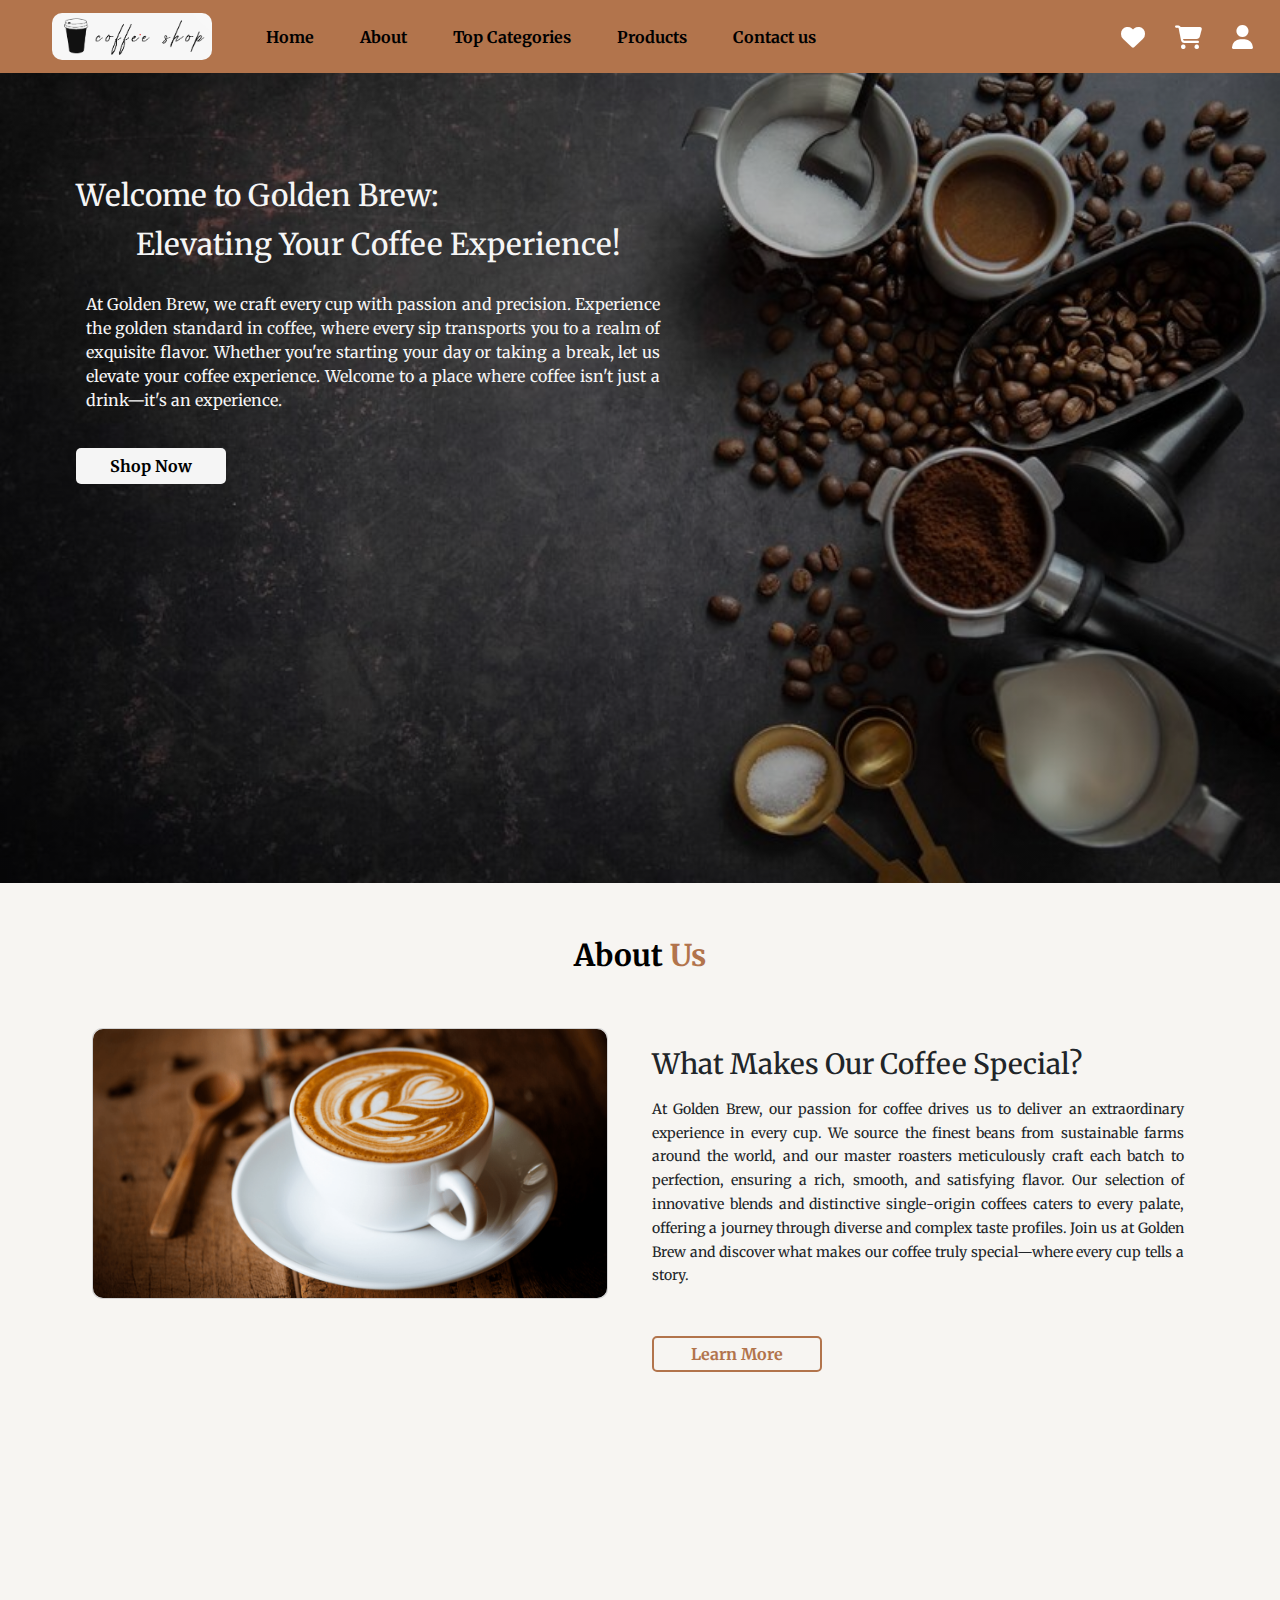
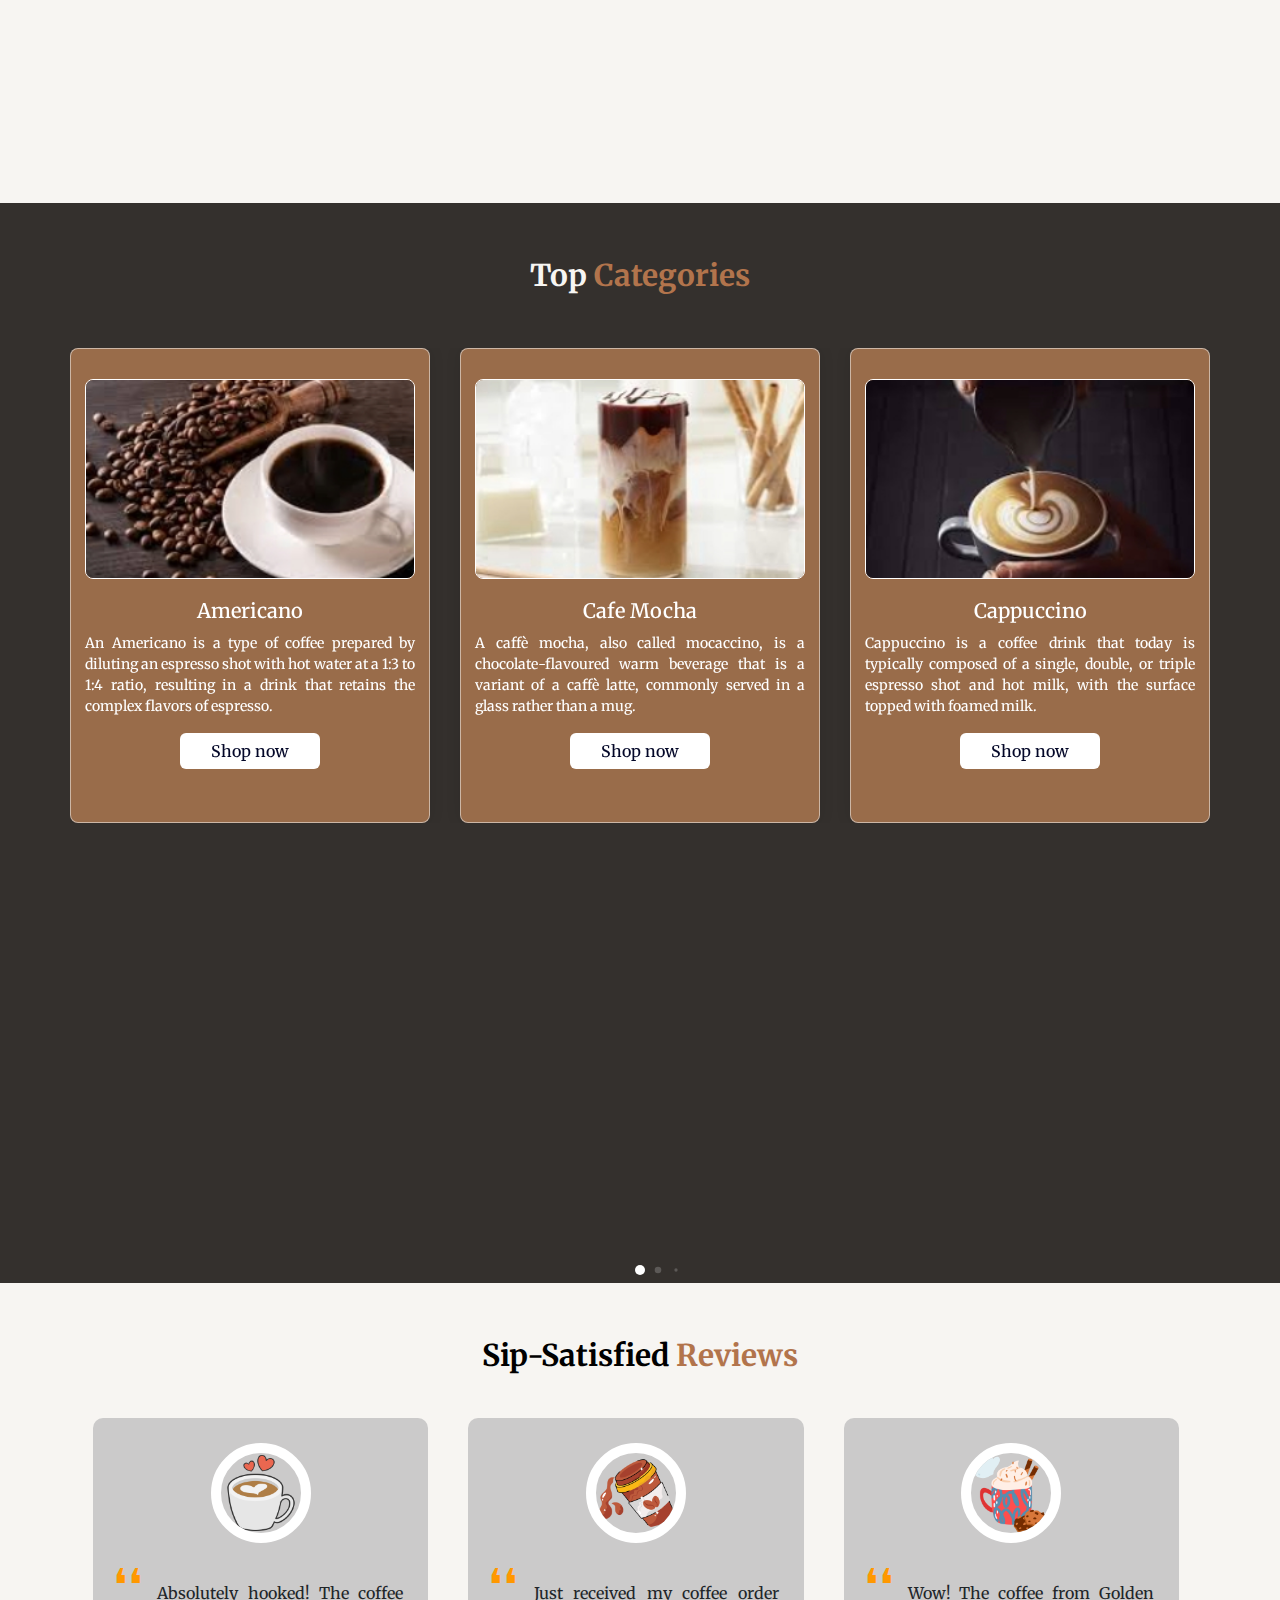
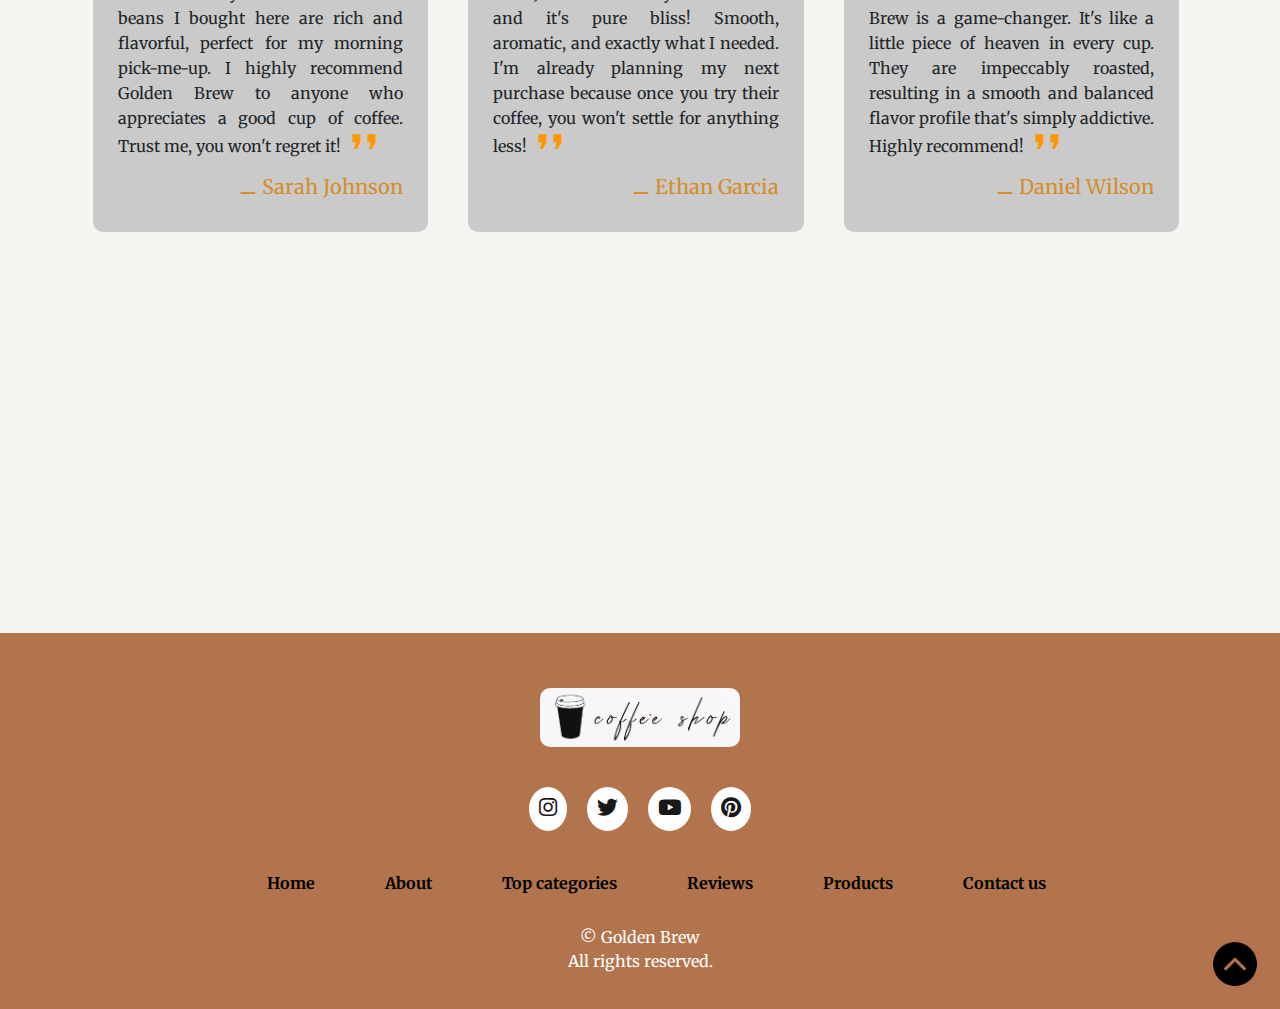
<file: index.html>
<!DOCTYPE html>
<html lang="en">

    <head>
        <meta charset="UTF-8">
        <meta name="viewport" content="width=device-width, initial-scale=1.0">
        <title>Golden Brew</title>

        <link rel="shortcut icon" href="img/coffee-cup.png" type="image/x-icon">

        <link rel="stylesheet" href="style.css">

        <!-- Bootstrap link -->

        <link rel="stylesheet" href="https://cdn.jsdelivr.net/npm/bootstrap@5.3.2/dist/css/bootstrap.min.css">
        <!-- Bootstrap link -->

        <!-- Swiper link-->
        <link rel="stylesheet" href="https://cdn.jsdelivr.net/npm/swiper@11/swiper-bundle.min.css">
        <!-- Swiper link-->

        <!-- Owl carousel link -->
        <link rel="stylesheet"
            href="https://cdnjs.cloudflare.com/ajax/libs/OwlCarousel2/2.3.4/assets/owl.carousel.min.css">
        <!-- Owl carousel link -->


        <!-- Icons link -->
        <link rel="stylesheet" href="https://cdnjs.cloudflare.com/ajax/libs/font-awesome/6.5.2/css/all.min.css">
        <!-- Icons link -->


        <!-- Fonts link-->
        <link rel="preconnect" href="https://fonts.googleapis.com">
        <link rel="preconnect" href="https://fonts.gstatic.com" crossorigin>
        <link
            href="https://fonts.googleapis.com/css2?family=Roboto:ital,wght@0,100;0,300;0,400;0,500;0,700;0,900;1,100;1,300;1,400;1,500;1,700;1,900&display=swap"
            rel="stylesheet">

        <link rel="preconnect" href="https://fonts.googleapis.com">
        <link rel="preconnect" href="https://fonts.gstatic.com" crossorigin>
        <link
            href="https://fonts.googleapis.com/css2?family=Merriweather:ital,wght@0,300;0,400;0,700;0,900;1,300;1,400;1,700;1,900&family=Roboto:ital,wght@0,100;0,300;0,400;0,500;0,700;0,900;1,100;1,300;1,400;1,500;1,700;1,900&display=swap"
            rel="stylesheet">
        <!-- Fonts link-->

    </head>

    <body>

        <div class="all-content">

            <!-- Navbar start -->
            <nav class="navbar navbar-expand-lg" id="navbar">
                <div class="container-fluid">
                    <a class="navbar-brand" href="#" id="logo"><img src="img/navbar-logo.png"
                            alt="Golden Brew Logo"></a>
                    <button class="navbar-toggler" type="button" data-bs-toggle="collapse"
                        data-bs-target="#navbarSupportedContent" aria-controls="navbarSupportedContent"
                        aria-expanded="false" aria-label="Toggle navigation">
                        <span><i class="fa-solid fa-bars" style="color: white; font-size: 23px;"></i></span>
                    </button>

                    <div class="collapse navbar-collapse" id="navbarSupportedContent">
                        <ul class="navbar-nav me-auto mb-2 mb-lg-0">
                            <li class="nav-item">
                                <a class="nav-link" href="#home">Home</a>
                            </li>
                            <li class="nav-item">
                                <a class="nav-link" href="#about">About</a>
                            </li>
                            <li class="nav-item">
                                <a class="nav-link" href="#top-cards">Top Categories</a>
                            </li>
                            <li class="nav-item">
                                <a class="nav-link" href="products.html">Products</a>
                            </li>
                            <li class="nav-item">
                                <a class="nav-link" href="contact.html">Contact us</a>
                            </li>


                        </ul>

                        <div class="navbar-icons d-flex">
                            <a href="#" class="nav-link icon-link"><i class="fa-solid fa-heart icon"></i></a>
                            <a href="#" class="nav-link icon-link"><i class="fa-solid fa-shopping-cart icon"></i></a>
                            <a href="#" class="nav-link icon-link"><i class="fa-solid fa-user icon"></i></a>
                        </div>

                    </div>
                </div>
            </nav>
            <!-- Navbar end -->

            <!-- Home section start -->
            <section id="home">
                <div class="content">
                    <h3>Welcome to Golden Brew:
                        <br>
                        <h2>Elevating Your Coffee Experience!</h2>
                    </h3>

                    <p>
                        At Golden Brew, we craft every cup with passion and precision. Experience the golden
                        standard in
                        coffee, where every sip transports you to a realm of exquisite flavor. Whether you're
                        starting
                        your day or taking a break, let us elevate your coffee experience. Welcome to a place where
                        coffee isn't just a drink—it's an experience.</p>

                    <a href="products.html">
                        <button id="shop-btn">Shop Now</button>
                    </a>

                </div>
            </section>
            <!-- Home section end -->

            <!-- About section start -->
            <div class="about" id="about">
                <div class="container">
                    <div class="heading">About <span>Us</span></div>
                    <div class="row">
                        <div class="col-md-6">
                            <div class="card">
                                <img src="./img/homeabt.jpg" alt="Coffee cup!" title="Enjoy your coffee!">
                            </div>
                        </div>
                        <div class="col-md-6">
                            <h3>What Makes Our Coffee Special?</h3>
                            <p>At <span>Golden Brew</span>, our passion for coffee drives us to deliver an
                                extraordinary experience in every cup. We source the finest beans from sustainable farms
                                around the world, and our master roasters meticulously craft each batch to perfection,
                                ensuring a rich, smooth, and satisfying flavor. Our selection of innovative blends and
                                distinctive single-origin coffees caters to every palate, offering a journey through
                                diverse and complex taste profiles. Join us at Golden Brew and discover what makes our
                                coffee truly special—where every cup tells a story.
                            </p>


                            <a href="about.html">
                                <button id="about-btn">Learn More</button>
                            </a>
                        </div>
                    </div>
                </div>
            </div>
            <!-- About section end -->

            <!-- Top categories start -->
            <section id="top-cards">

                <div class="container swiper">
                    <div class="heading2">Top <span>Categories</span></div>
                    <div class="slider-wrapper">
                        <div class="card-list swiper-wrapper">
                            <div class="card-item swiper-slide">
                                <img src="img/top-categories/top-americano.jpeg" alt="Americano" class="top-img">
                                <h3 class="top-name">Americano</h3>
                                <p class="top-decription">An Americano is a type of coffee prepared by
                                    diluting an espresso shot with hot water at a 1:3 to 1:4 ratio, resulting in a drink
                                    that retains the complex flavors of espresso.</p>
                                <button class="top-bt">Shop now</button>
                            </div>

                            <div class="card-item swiper-slide">
                                <img src="img/top-categories/top-cafe-mocha.jpeg" alt="Mocaccino" class="top-img">
                                <h3 class="top-name">Cafe Mocha</h3>
                                <p class="top-decription">A caffè mocha, also called mocaccino, is a chocolate-flavoured
                                    warm beverage that is a variant of a caffè latte, commonly
                                    served in a glass rather than a mug.</p>
                                <button class="top-bt">Shop now</button>
                            </div>

                            <div class="card-item swiper-slide">
                                <img src="img/top-categories/top-cappuccino.jpeg" alt="Cappuccino" class="top-img">
                                <h3 class="top-name">Cappuccino</h3>
                                <p class="top-decription">Cappuccino is a coffee drink that today is typically composed
                                    of a single, double, or triple espresso shot and hot milk, with the surface topped
                                    with foamed milk.</p>
                                <button class="top-bt">Shop now</button>
                            </div>

                            <div class="card-item swiper-slide">
                                <img src="img/top-categories/top-arabica.jpeg" alt="Arabica" class="top-img">
                                <h3 class="top-name">Arabica</h3>
                                <p class="top-decription">Coffee Arabica is an exquisite and premium coffee variety
                                    known for its smooth, rich flavor and aromatic notes, offering a truly
                                    sophisticated and refined coffee experience.</p>
                                <button class="top-bt">Shop now</button>
                            </div>

                            <div class="card-item swiper-slide">
                                <img src="img/top-categories/top-robusta.jpeg" alt="Robusta" class="top-img">
                                <h3 class="top-name">Robusta</h3>
                                <p class="top-decription">Robusta is a bold and invigorating coffee variety, renowned
                                    for its strong flavor and higher caffeine content,
                                    delivering a powerful and robust coffee experience.</p>
                                <button class="top-bt">Shop now</button>
                            </div>

                            <div class="card-item swiper-slide">
                                <img src="img/top-categories/top-liberca.jpeg" alt="Liberca" class="top-img">
                                <h3 class="top-name">Liberca</h3>
                                <p class="top-decription">The flavor profile of Coffee Liberica is also unique, with a
                                    bold and full-bodied taste that is often described as smoky, woody, and slightly
                                    nutty.</p>
                                <button class="top-bt">Shop now</button>
                            </div>

                        </div>
                        <div class="swiper-pagination"></div>



                    </div>

                </div>

            </section>
            <!-- Top categories end -->

            <!-- Testimonial section start -->
            <section id="testimonial">
                <div class="container">
                    <div class="heading">Sip-Satisfied <span>Reviews</span></div>
                    <div class="owl-carousel owl-theme">
                        <div class="item">
                            <div class="content">
                                <div class="img-area">
                                    <img src="img/testimonial/1.png" alt="Coffee!">
                                </div>
                                <div class="text-content">
                                    <blockquote>
                                        Absolutely hooked! The coffee beans I bought here are rich and flavorful,
                                        perfect for my morning pick-me-up. I highly
                                        recommend Golden Brew to anyone who appreciates a good cup of coffee. Trust me,
                                        you won't regret it!
                                    </blockquote>
                                    <h3> &#9866; Sarah Johnson </h3>
                                </div>
                            </div>
                        </div>

                        <div class="item">
                            <div class="content">
                                <div class="img-area">
                                    <img src="img/testimonial/2.png" alt="Coffee!">
                                </div>
                                <div class="text-content">
                                    <blockquote>
                                        Just received my coffee order and it's pure bliss! Smooth, aromatic, and exactly
                                        what I needed. I'm already planning my next purchase because once you try their
                                        coffee, you won't settle for anything less!
                                    </blockquote>
                                    <h3> &#9866; Ethan Garcia </h3>
                                </div>
                            </div>
                        </div>

                        <div class="item">
                            <div class="content">
                                <div class="img-area">
                                    <img src="img/testimonial/3.png" alt="Coffee!">
                                </div>
                                <div class="text-content">
                                    <blockquote>
                                        Wow! The coffee from Golden Brew is a game-changer. It's like a little piece of
                                        heaven in every cup. They are impeccably roasted, resulting in a smooth and
                                        balanced flavor profile that's simply addictive. Highly recommend!
                                    </blockquote>
                                    <h3> &#9866; Daniel Wilson </h3>
                                </div>
                            </div>
                        </div>

                        <div class="item">
                            <div class="content">
                                <div class="img-area">
                                    <img src="img/testimonial/4.png" alt="Coffee!">
                                </div>
                                <div class="text-content">
                                    <blockquote>
                                        In love with the coffee beans I got from here! From the moment I opened the
                                        package from Golden Brew, I knew I was in for a treat. They brew the perfect cup
                                        every time. If you're looking for quality and flavor, look no further.
                                    </blockquote>
                                    <h3> &#9866; Elsa Alonso </h3>
                                </div>
                            </div>
                        </div>

                        <div class="item">
                            <div class="content">
                                <div class="img-area">
                                    <img src="img/testimonial/5.png" alt="Coffee!">
                                </div>
                                <div class="text-content">
                                    <blockquote>
                                        Couldn't be happier with my purchase of coffee and beans from Golden Brew. They
                                        really know their stuff. If you're serious about coffee like I am, you owe it to
                                        yourself to experience what Golden Brew has to offer.
                                    </blockquote>
                                    <h3> &#9866; Olivia Roberts </h3>
                                </div>
                            </div>
                        </div>

                        <div class="item">
                            <div class="content">
                                <div class="img-area">
                                    <img src="img/testimonial/6.png" alt="Coffee!">
                                </div>
                                <div class="text-content">
                                    <blockquote>
                                        I've been a loyal customer of Golden Brew for quite some time now, and with good
                                        reason. Their coffee beans are simply divine! Trust me, once you try their
                                        products, you'll understand why I keep coming back for more.
                                    </blockquote>
                                    <h3> &#9866; Emma Heather </h3>
                                </div>
                            </div>
                        </div>

                    </div>
                </div>
            </section>
            <!-- Testimonial section end -->

            <!-- Footer secion start -->
            <footer id="footer">
                <div class="footer-logo text-center">
                    <img src="img/navbar-logo.png" alt="Golden Brew Logo">
                </div>

                <div class="social-icons text-center">
                    <a href=""><i class="fa-brands fa-instagram"></i></a>
                    <a href=""><i class="fa-brands fa-twitter"></i></a>
                    <a href=""><i class="fa-brands fa-youtube"></i></a>
                    <a href=""><i class="fa-brands fa-pinterest"></i></a>
                </div>

                <div class="foot-navbar">
                    <ul>
                        <li><a href="#">Home</a></li>
                        <li><a href="#about">About</a></li>
                        <li><a href="#top-cards">Top categories</a></li>
                        <li><a href="#testimonial">Reviews</a></li>
                        <li><a href="">Products</a></li>
                        <li><a href="contact.html">Contact us</a></li>
                    </ul>
                </div>

                <div class="copyrights text-center">
                    <p>
                        &copy; Golden Brew <br> All rights reserved.
                    </p>

                </div>

                <a href="#" class="arrow">
                    <i><img src="img/up-arrow.png" alt="Back to top" width="50px"></i>
                </a>

            </footer>

            <!-- Footer secion end -->






        </div>

        <!-- Scripts -->
        <script src="https://cdn.jsdelivr.net/npm/bootstrap@5.0.2/dist/js/bootstrap.bundle.min.js"
            integrity="sha384-MrcW6ZMFYlzcLA8Nl+NtUVF0sA7MsXsP1UyJoMp4YLEuNSfAP+JcXn/tWtIaxVXM"
            crossorigin="anonymous"></script>

        <script src="https://cdn.jsdelivr.net/npm/swiper@11/swiper-bundle.min.js"></script>

        <script src="https://cdnjs.cloudflare.com/ajax/libs/jquery/3.7.1/jquery.min.js"></script>

        <script src="https://cdnjs.cloudflare.com/ajax/libs/OwlCarousel2/2.3.4/owl.carousel.min.js"></script>

        <script>
            $('.owl-carousel').owlCarousel({
                loop: true,
                margin: 10,
                dots: true,
                nav: false,
                autoplay: true,
                responsive: {
                    0: {
                        items: 1
                    },
                    600: {
                        items: 2
                    },
                    1000: {
                        items: 3
                    }
                }
            })
        </script>

        <script src="script.js"></script>

        <!-- Scripts -->
    </body>

</html>
</file>
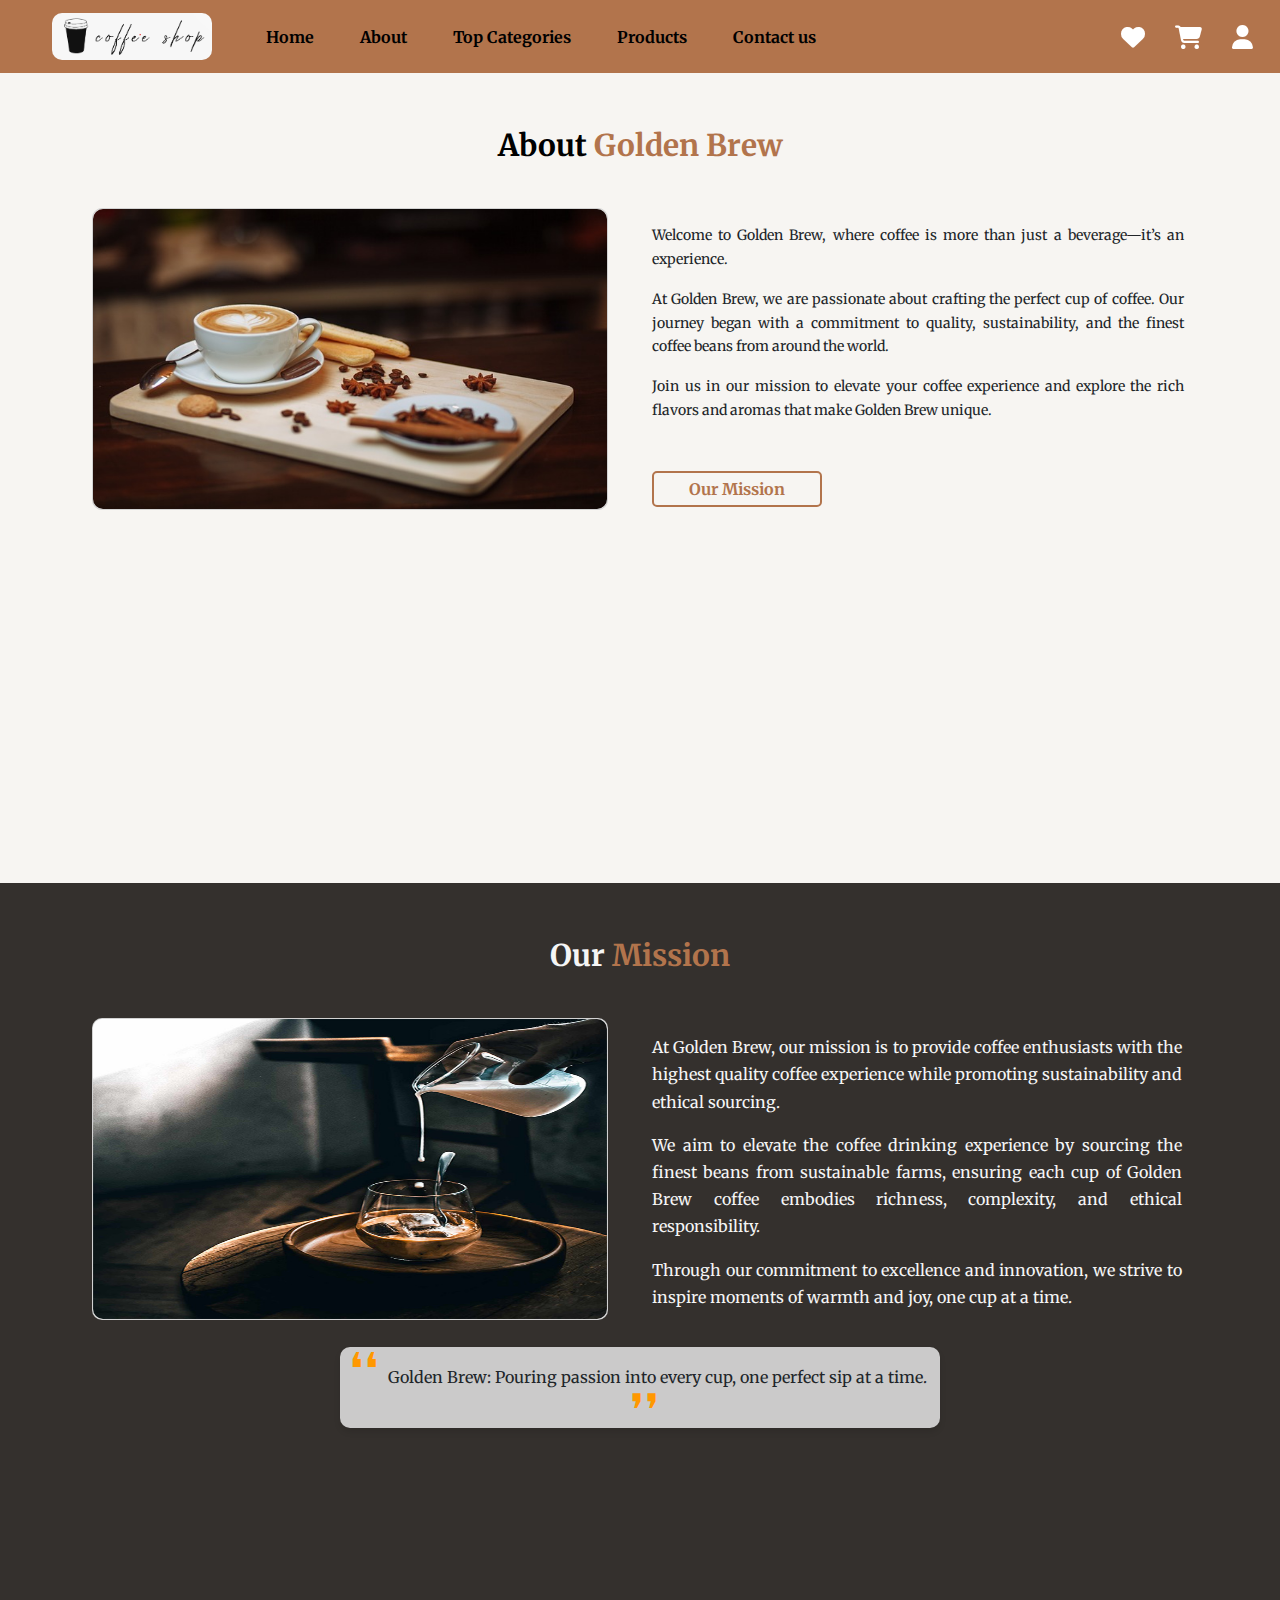
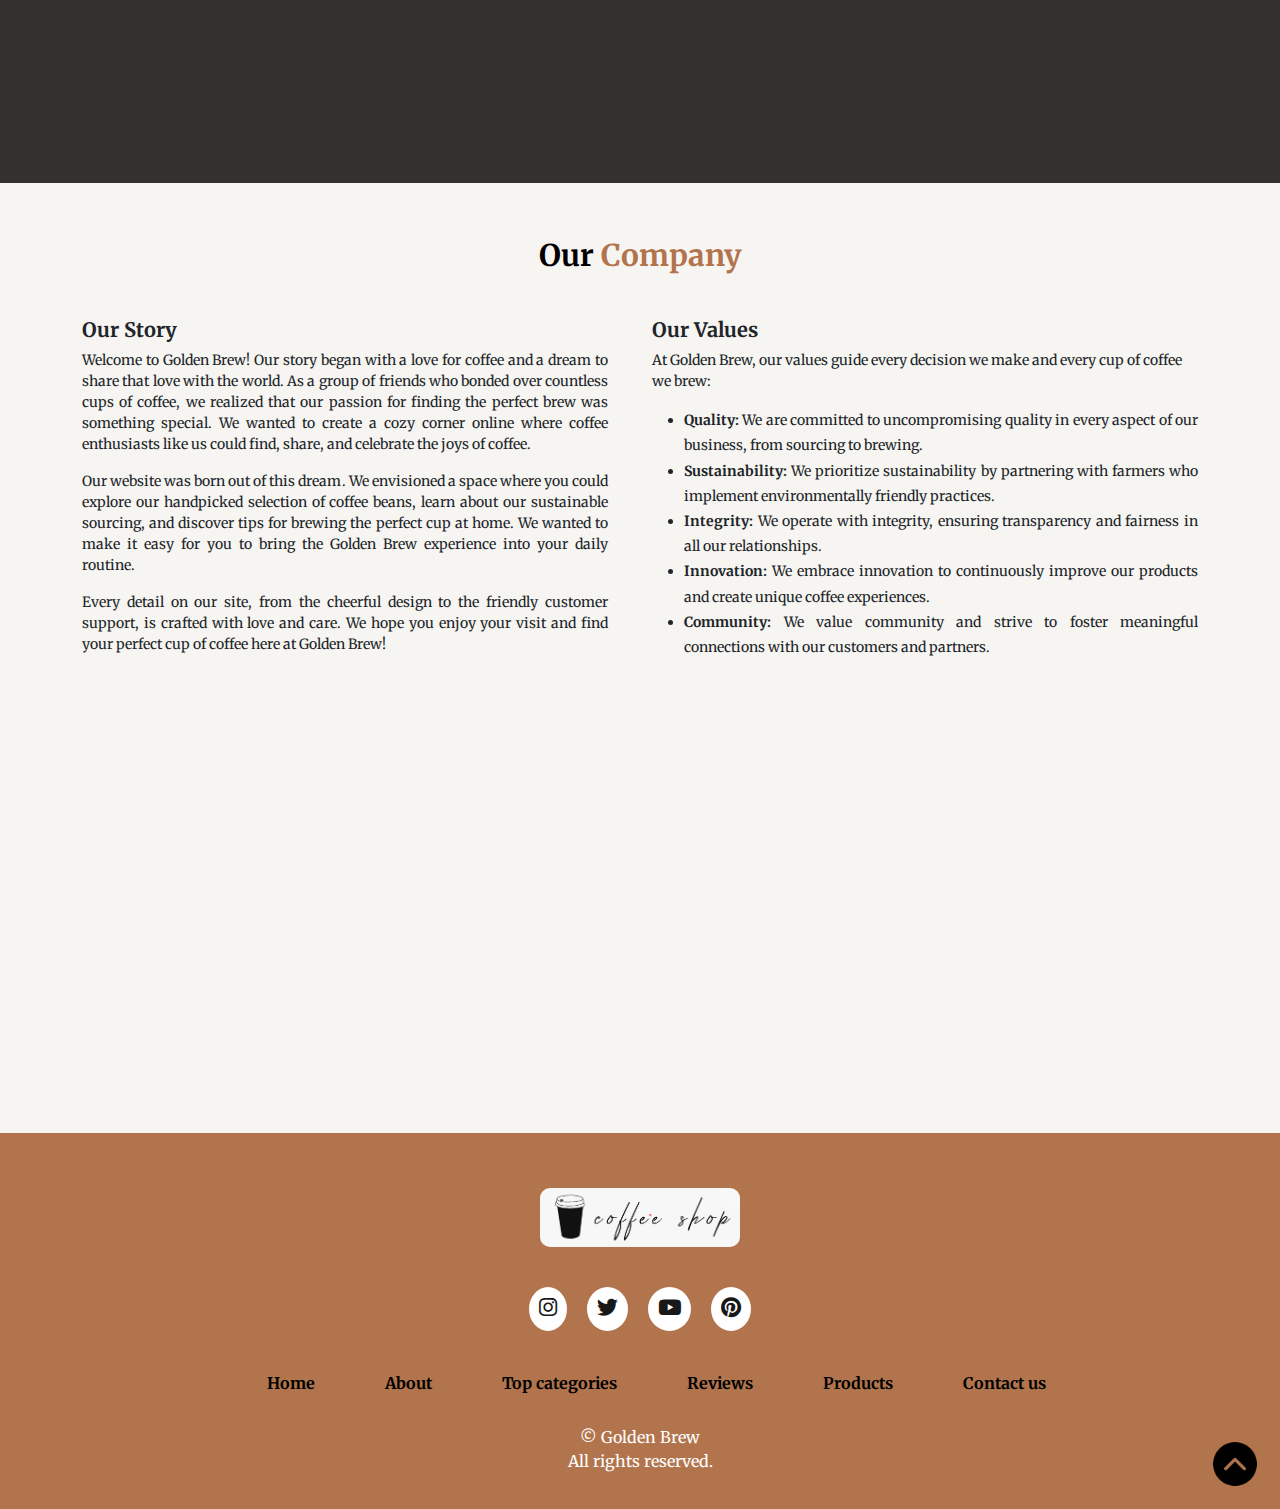
<file: about.html>
<!DOCTYPE html>
<html lang="en">

    <head>
        <meta charset="UTF-8">
        <meta name="viewport" content="width=device-width, initial-scale=1.0">
        <title>Golden Brew</title>

        <link rel="shortcut icon" href="img/coffee-cup.png" type="image/x-icon">

        <link rel="stylesheet" href="style.css">

        <!-- Bootstrap link -->

        <link rel="stylesheet" href="https://cdn.jsdelivr.net/npm/bootstrap@5.3.2/dist/css/bootstrap.min.css">
        <!-- Bootstrap link -->

        <!-- Swiper link-->
        <link rel="stylesheet" href="https://cdn.jsdelivr.net/npm/swiper@11/swiper-bundle.min.css">
        <!-- Swiper link-->

        <!-- Owl carousel link -->
        <link rel="stylesheet"
            href="https://cdnjs.cloudflare.com/ajax/libs/OwlCarousel2/2.3.4/assets/owl.carousel.min.css">
        <!-- Owl carousel link -->


        <!-- Icons link -->
        <link rel="stylesheet" href="https://cdnjs.cloudflare.com/ajax/libs/font-awesome/6.5.2/css/all.min.css">
        <!-- Icons link -->


        <!-- Fonts link-->
        <link rel="preconnect" href="https://fonts.googleapis.com">
        <link rel="preconnect" href="https://fonts.gstatic.com" crossorigin>
        <link
            href="https://fonts.googleapis.com/css2?family=Roboto:ital,wght@0,100;0,300;0,400;0,500;0,700;0,900;1,100;1,300;1,400;1,500;1,700;1,900&display=swap"
            rel="stylesheet">

        <link rel="preconnect" href="https://fonts.googleapis.com">
        <link rel="preconnect" href="https://fonts.gstatic.com" crossorigin>
        <link
            href="https://fonts.googleapis.com/css2?family=Merriweather:ital,wght@0,300;0,400;0,700;0,900;1,300;1,400;1,700;1,900&family=Roboto:ital,wght@0,100;0,300;0,400;0,500;0,700;0,900;1,100;1,300;1,400;1,500;1,700;1,900&display=swap"
            rel="stylesheet">
        <!-- Fonts link-->

    </head>

    <body>
        <div class="all-content">

            <!-- Navbar start -->
            <nav class="navbar navbar-expand-lg" id="navbar">
                <div class="container-fluid">
                    <a class="navbar-brand" href="#" id="logo"><img src="img/navbar-logo.png"
                            alt="Golden Brew Logo"></a>
                    <button class="navbar-toggler" type="button" data-bs-toggle="collapse"
                        data-bs-target="#navbarSupportedContent" aria-controls="navbarSupportedContent"
                        aria-expanded="false" aria-label="Toggle navigation">
                        <span><i class="fa-solid fa-bars" style="color: white; font-size: 23px;"></i></span>
                    </button>

                    <div class="collapse navbar-collapse" id="navbarSupportedContent">
                        <ul class="navbar-nav me-auto mb-2 mb-lg-0">
                            <li class="nav-item">
                                <a class="nav-link" href="index.html">Home</a>
                            </li>
                            <li class="nav-item">
                                <a class="nav-link" href="#about">About</a>
                            </li>
                            <li class="nav-item">
                                <a class="nav-link" href="index.html#top-cards">Top Categories</a>
                            </li>
                            <li class="nav-item">
                                <a class="nav-link" href="products.html">Products</a>
                            </li>
                            <li class="nav-item">
                                <a class="nav-link" href="contact.html">Contact us</a>
                            </li>


                        </ul>

                        <div class="navbar-icons d-flex">
                            <a href="#" class="nav-link icon-link"><i class="fa-solid fa-heart icon"></i></a>
                            <a href="#" class="nav-link icon-link"><i class="fa-solid fa-shopping-cart icon"></i></a>
                            <a href="#" class="nav-link icon-link"><i class="fa-solid fa-user icon"></i></a>
                        </div>

                    </div>
                </div>
            </nav>
            <!-- Navbar end -->

            <!-- About Us Section -->
            <section id="about-page">
                <div class="container">
                    <div class="heading">About <span>Golden Brew</span></div>
                    <div class="row">
                        <div class="col-md-6">
                            <div class="card">
                                <img src="img/about/coffee-1.jpg" alt="About Us Image" />
                            </div>
                        </div>
                        <div class="col-md-6">
                            <p>
                                Welcome to Golden Brew, where coffee is more than just a
                                beverage—it’s an experience.
                            </p>
                            <p>
                                At Golden Brew, we are passionate about crafting the perfect cup
                                of coffee. Our journey began with a commitment to quality,
                                sustainability, and the finest coffee beans from around the world.
                            </p>
                            <p>
                                Join us in our mission to elevate your coffee experience and
                                explore the rich flavors and aromas that make Golden Brew unique.
                            </p>
                            <a href="#mission">
                                <button id="about-page-btn">Our Mission</button>
                            </a>
                        </div>
                    </div>
                </div>
            </section>
            <!-- End About Us Section -->

            <!-- Mission Section -->
            <section id="mission">
                <div class="container">
                    <div class="heading">Our <span>Mission</span></div>
                    <div class="row">
                        <div class="col-md-6">
                            <div class="card">
                                <img src="img/about/coffee-2.jpg" alt="About Us Image" />
                            </div>
                        </div>
                        <div class="col-md-6">
                            <p>
                                At Golden Brew, our mission is to provide coffee enthusiasts with the
                                highest quality coffee experience while promoting sustainability and
                                ethical sourcing.
                            </p>
                            <p>
                                We aim to elevate the coffee drinking experience by sourcing the
                                finest beans from sustainable farms, ensuring each cup of Golden Brew
                                coffee embodies richness, complexity, and ethical responsibility.
                            </p>
                            <p>
                                Through our commitment to excellence and innovation, we strive to
                                inspire moments of warmth and joy, one cup at a time.
                            </p>
                        </div>

                        <blockquote>
                            Golden Brew: Pouring passion into every cup, one perfect sip at a time.
                        </blockquote>
                    </div>
                </div>
            </section>
            <!-- End Mission Section -->

            <!-- Our Company Section -->
            <section id="our-company">
                <div class="container">
                    <div class="heading">Our <span>Company</span></div>
                    <div class="row">
                        <div class="col-lg-6">
                            <div class="story">
                                <h3>Our Story</h3>
                                <p>
                                    Welcome to Golden Brew! Our story began with a love for coffee and a dream to share
                                    that
                                    love with the world. As a group of friends who bonded over countless cups of coffee,
                                    we
                                    realized that our passion for finding the perfect brew was something special. We
                                    wanted
                                    to create a cozy corner online where coffee enthusiasts like us could find, share,
                                    and
                                    celebrate the joys of coffee.
                                </p>
                                <p>
                                    Our website was born out of this dream. We envisioned a space where you could
                                    explore
                                    our handpicked selection of coffee beans, learn about our sustainable sourcing, and
                                    discover tips for brewing the perfect cup at home. We wanted to make it easy for you
                                    to
                                    bring the Golden Brew experience into your daily routine.
                                </p>
                                <p>
                                    Every detail on our site, from the cheerful design to the friendly customer support,
                                    is
                                    crafted with love and care. We hope you enjoy your visit and find your perfect cup
                                    of
                                    coffee here at Golden Brew!
                                </p>
                            </div>
                        </div>
                        <div class="col-lg-6">
                            <h3>Our Values</h3>
                            <p>
                                At Golden Brew, our values guide every decision we make and every
                                cup of coffee we brew:
                            </p>
                            <ul>
                                <li>
                                    <strong>Quality:</strong> We are committed to uncompromising
                                    quality in every aspect of our business, from sourcing to
                                    brewing.
                                </li>
                                <li>
                                    <strong>Sustainability:</strong> We prioritize sustainability by
                                    partnering with farmers who implement environmentally friendly
                                    practices.
                                </li>
                                <li>
                                    <strong>Integrity:</strong> We operate with integrity, ensuring
                                    transparency and fairness in all our relationships.
                                </li>
                                <li>
                                    <strong>Innovation:</strong> We embrace innovation to
                                    continuously improve our products and create unique coffee
                                    experiences.
                                </li>
                                <li>
                                    <strong>Community:</strong> We value community and strive to
                                    foster meaningful connections with our customers and partners.
                                </li>
                            </ul>
                        </div>
                    </div>
                </div>
            </section>
            <!-- End Our Company Section -->

            <!-- Footer secion start -->
            <footer id="footer">
                <div class="footer-logo text-center">
                    <img src="img/navbar-logo.png" alt="Golden Brew Logo">
                </div>

                <div class="social-icons text-center">
                    <a href=""><i class="fa-brands fa-instagram"></i></a>
                    <a href=""><i class="fa-brands fa-twitter"></i></a>
                    <a href=""><i class="fa-brands fa-youtube"></i></a>
                    <a href=""><i class="fa-brands fa-pinterest"></i></a>
                </div>

                <div class="foot-navbar">
                    <ul>
                        <li><a href="index.html">Home</a></li>
                        <li><a href="#">About</a></li>
                        <li><a href="index.html#top-cards">Top categories</a></li>
                        <li><a href="index.html#testimonial">Reviews</a></li>
                        <li><a href="">Products</a></li>
                        <li><a href="contact.html">Contact us</a></li>
                    </ul>
                </div>

                <div class="copyrights text-center">
                    <p>
                        &copy; Golden Brew <br> All rights reserved.
                    </p>

                </div>

                <a href="#" class="arrow">
                    <i><img src="img/up-arrow.png" alt="Back to top" width="50px"></i>
                </a>

            </footer>
            <!-- Footer secion end -->


        </div>
    </body>

</html>
</file>
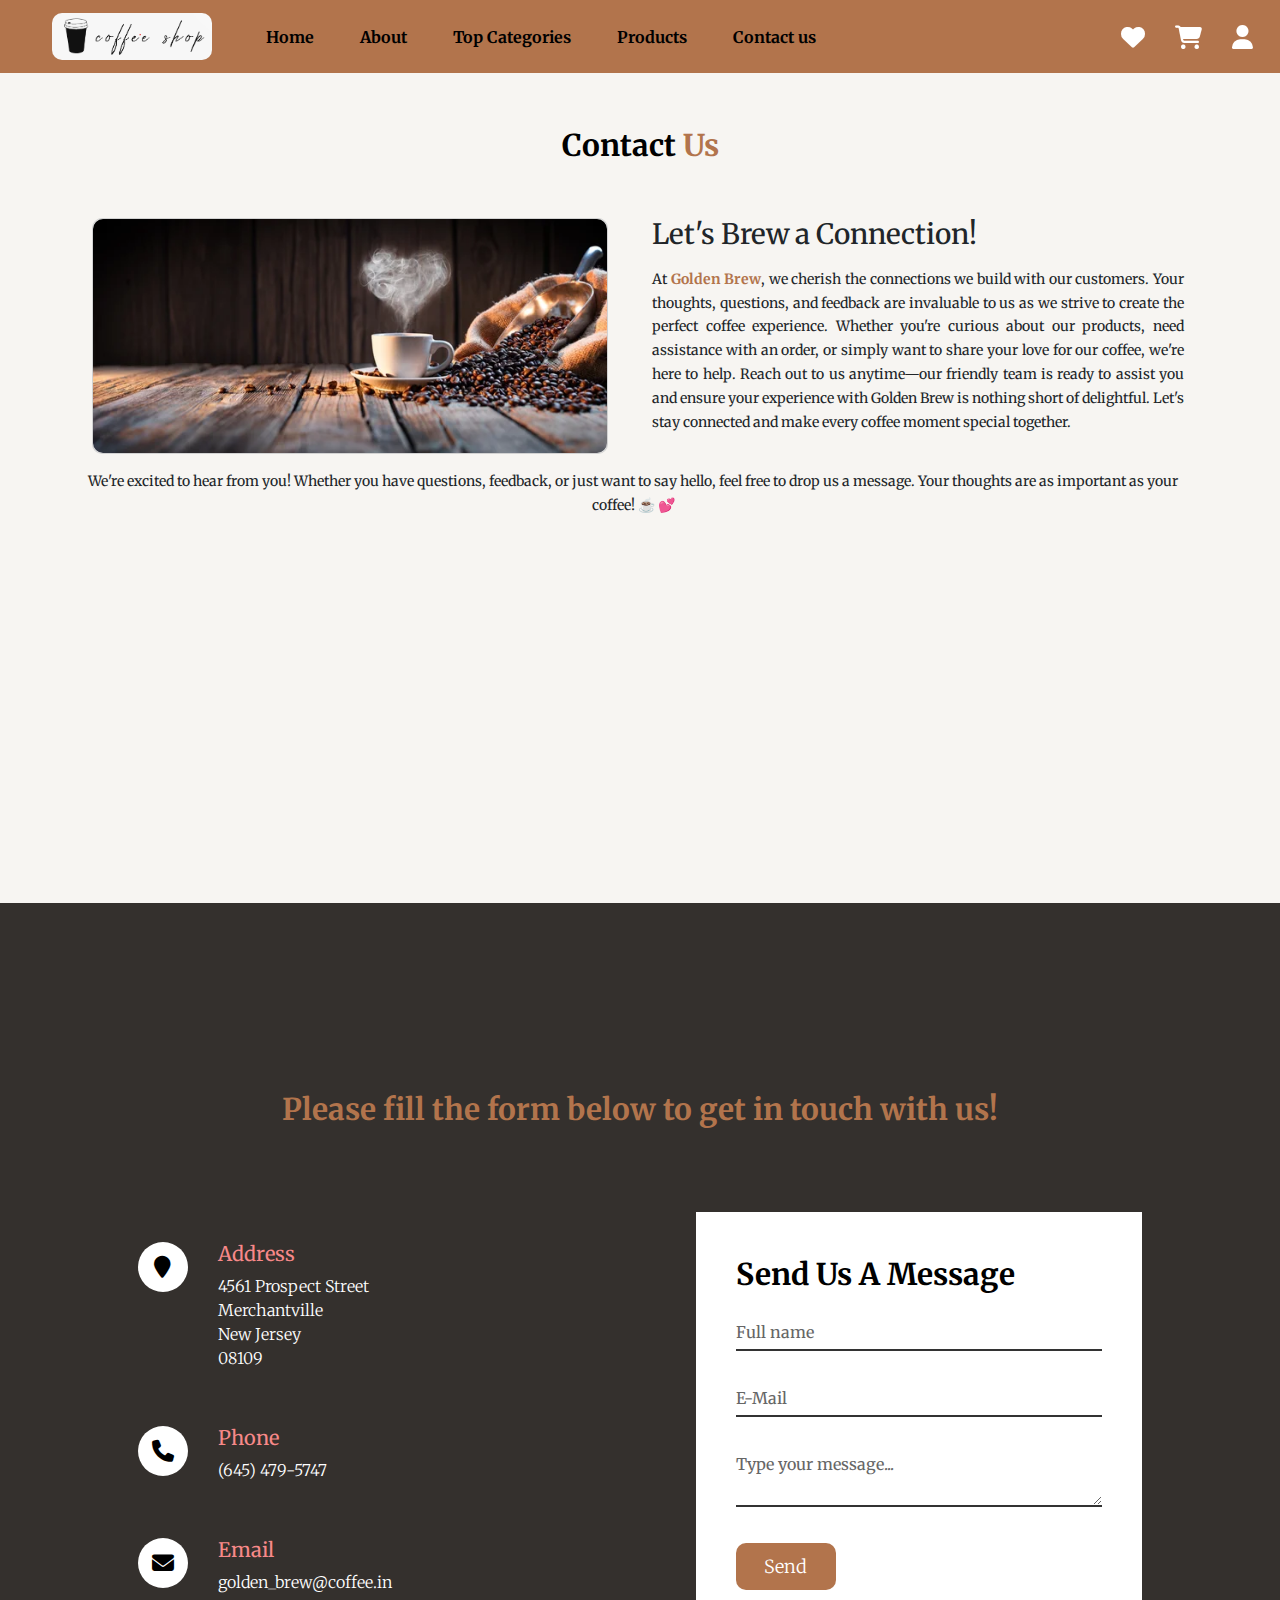
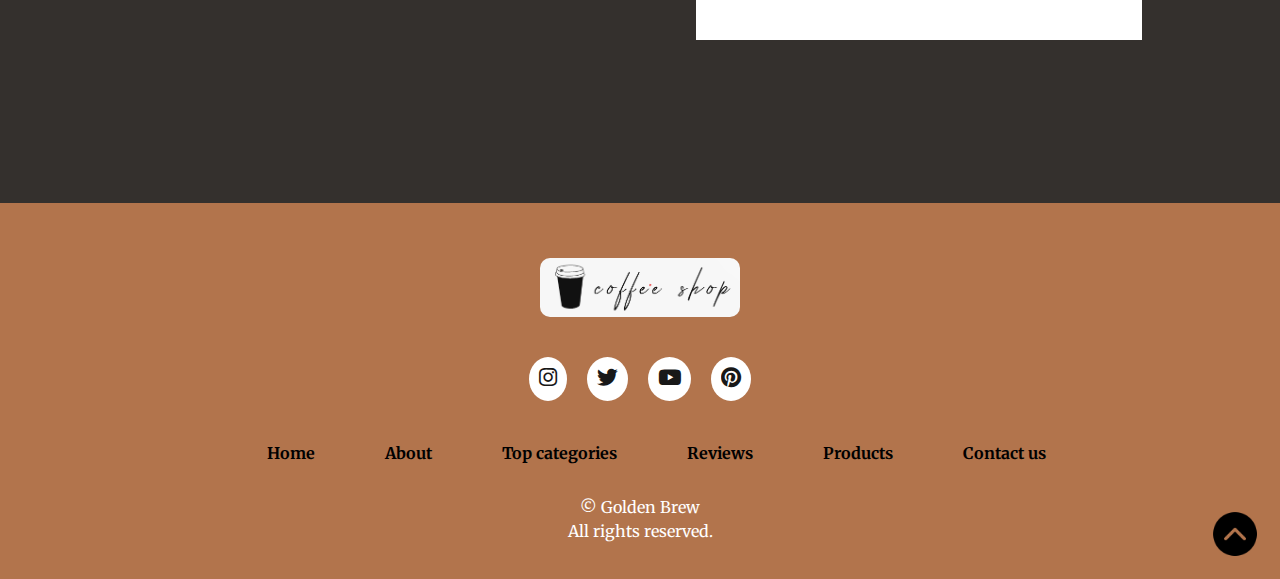
<file: contact.html>
<!DOCTYPE html>
<html lang="en">

    <head>
        <meta charset="UTF-8">
        <meta name="viewport" content="width=device-width, initial-scale=1.0">
        <title>Golden Brew</title>

        <link rel="shortcut icon" href="img/coffee-cup.png" type="image/x-icon">

        <link rel="stylesheet" href="style.css">

        <!-- Bootstrap link -->

        <link rel="stylesheet" href="https://cdn.jsdelivr.net/npm/bootstrap@5.3.2/dist/css/bootstrap.min.css">
        <!-- Bootstrap link -->

        <!-- Swiper link-->
        <link rel="stylesheet" href="https://cdn.jsdelivr.net/npm/swiper@11/swiper-bundle.min.css">
        <!-- Swiper link-->

        <!-- Owl carousel link -->
        <link rel="stylesheet"
            href="https://cdnjs.cloudflare.com/ajax/libs/OwlCarousel2/2.3.4/assets/owl.carousel.min.css">
        <!-- Owl carousel link -->


        <!-- Icons link -->
        <link rel="stylesheet" href="https://cdnjs.cloudflare.com/ajax/libs/font-awesome/6.5.2/css/all.min.css">
        <!-- Icons link -->


        <!-- Fonts link-->
        <link rel="preconnect" href="https://fonts.googleapis.com">
        <link rel="preconnect" href="https://fonts.gstatic.com" crossorigin>
        <link
            href="https://fonts.googleapis.com/css2?family=Roboto:ital,wght@0,100;0,300;0,400;0,500;0,700;0,900;1,100;1,300;1,400;1,500;1,700;1,900&display=swap"
            rel="stylesheet">

        <link rel="preconnect" href="https://fonts.googleapis.com">
        <link rel="preconnect" href="https://fonts.gstatic.com" crossorigin>
        <link
            href="https://fonts.googleapis.com/css2?family=Merriweather:ital,wght@0,300;0,400;0,700;0,900;1,300;1,400;1,700;1,900&family=Roboto:ital,wght@0,100;0,300;0,400;0,500;0,700;0,900;1,100;1,300;1,400;1,500;1,700;1,900&display=swap"
            rel="stylesheet">
        <!-- Fonts link-->

    </head>

    <body>
        <div class="all-content">

            <!-- Navbar start -->
            <nav class="navbar navbar-expand-lg" id="navbar">
                <div class="container-fluid">
                    <a class="navbar-brand" href="#" id="logo"><img src="img/navbar-logo.png"
                            alt="Golden Brew Logo"></a>
                    <button class="navbar-toggler" type="button" data-bs-toggle="collapse"
                        data-bs-target="#navbarSupportedContent" aria-controls="navbarSupportedContent"
                        aria-expanded="false" aria-label="Toggle navigation">
                        <span><i class="fa-solid fa-bars" style="color: white; font-size: 23px;"></i></span>
                    </button>

                    <div class="collapse navbar-collapse" id="navbarSupportedContent">
                        <ul class="navbar-nav me-auto mb-2 mb-lg-0">
                            <li class="nav-item">
                                <a class="nav-link" href="index.html">Home</a>
                            </li>
                            <li class="nav-item">
                                <a class="nav-link" href="index.html#about">About</a>
                            </li>
                            <li class="nav-item">
                                <a class="nav-link" href="index.html#top-cards">Top Categories</a>
                            </li>
                            <li class="nav-item">
                                <a class="nav-link" href="products.html">Products</a>
                            </li>
                            <li class="nav-item">
                                <a class="nav-link" href="contact.html">Contact us</a>
                            </li>


                        </ul>

                        <div class="navbar-icons d-flex">
                            <a href="#" class="nav-link icon-link"><i class="fa-solid fa-heart icon"></i></a>
                            <a href="#" class="nav-link icon-link"><i class="fa-solid fa-shopping-cart icon"></i></a>
                            <a href="#" class="nav-link icon-link"><i class="fa-solid fa-user icon"></i></a>
                        </div>

                    </div>
                </div>
            </nav>
            <!-- Navbar end -->

            <!-- Content of contact page start -->
            <section id="contact-page-1">
                <div class="container">
                    <div class="heading"> Contact <span>Us</span></div>
                    <div class="row">
                        <div class="col-md-6">
                            <div class="card">
                                <img src="./img/contactbg.jpg" alt="Coffee cup!" title="Enjoy your coffee!">
                            </div>
                        </div>
                        <div class="col-md-6">
                            <h3>Let's Brew a Connection!</h3>
                            <p>At <span>Golden Brew</span>, we cherish the connections we build with our customers. Your
                                thoughts, questions, and feedback are invaluable to us as we strive to create the
                                perfect coffee experience. Whether you're curious about our products, need assistance
                                with an order, or simply want to share your love for our coffee, we're here to help.
                                Reach out to us anytime—our friendly team is ready to assist you and ensure your
                                experience with Golden Brew is nothing short of delightful. Let's stay connected and
                                make every coffee moment special together.
                            </p>
                        </div>
                    </div>

                    <div class="msg-request">
                        <p>
                            We're excited to hear from you! Whether you have questions, feedback,
                            or just want to say hello, feel free to drop us a message. Your thoughts are as
                            important as your coffee!
                            &#9749; &#128149;
                        </p>
                    </div>

                </div>

            </section>
            <!-- Content of contact page end -->

            <!-- Contact form start-->
            <section id="contact-page-2">
                <div class="heading2">Please fill the form below to get in touch with us! </div>

                <div class="container">

                    <div class="contact-info">

                        <div class="box">
                            <div class="icon">
                                <i class="fa fa-map-marker" aria-hidden="true"></i>
                            </div>
                            <div class="text">
                                <h3>Address</h3>
                                <p>4561 Prospect Street <br>Merchantville <br>New Jersey <br>08109</p>
                            </div>
                        </div>

                        <div class="box">
                            <div class="icon">
                                <i class="fa fa-phone" aria-hidden="true"></i>
                            </div>
                            <div class="text">
                                <h3>Phone</h3>
                                <p>(645) 479-5747</p>
                            </div>

                        </div>
                        <div class="box">
                            <div class="icon">
                                <i class="fa fa-envelope" aria-hidden="true"></i>
                            </div>
                            <div class="text">
                                <h3>Email </h3>
                                <p>golden_brew@coffee.in</p>
                            </div>

                        </div>
                    </div>

                    <div class="contact-form">
                        <form action="">

                            <legend>Send Us A Message</legend>

                            <div class="input-box">
                                <input type="text" required>
                                <span>Full name</span>
                            </div>
                            <div class="input-box">
                                <input type="text" required>
                                <span>E-Mail</span>
                            </div>
                            <div class="input-box">
                                <textarea required></textarea>
                                <span>Type your message...</span>
                            </div>
                            <div class="input-box">
                                <input type="submit" value="Send">
                            </div>

                        </form>
                    </div>
                </div>
            </section>
            <!-- Contact form end-->

            <!-- Footer section start -->
            <section id="contact-footer">
                <footer id="footer" class="footer">
                    <div class="footer-logo text-center">
                        <img src="img/navbar-logo.png" alt="Golden Brew Logo">
                    </div>

                    <div class="social-icons text-center">
                        <a href=""><i class="fa-brands fa-instagram"></i></a>
                        <a href=""><i class="fa-brands fa-twitter"></i></a>
                        <a href=""><i class="fa-brands fa-youtube"></i></a>
                        <a href=""><i class="fa-brands fa-pinterest"></i></a>
                    </div>

                    <div class="foot-navbar">
                        <ul>
                            <li><a href="index.html">Home</a></li>
                            <li><a href="index.html#about">About</a></li>
                            <li><a href="index.html#top-cards">Top categories</a></li>
                            <li><a href="index.html#testimonial">Reviews</a></li>
                            <li><a href="">Products</a></li>
                            <li><a href="contact.html">Contact us</a></li>
                        </ul>
                    </div>

                    <div class="copyrights text-center">
                        <p>
                            &copy; Golden Brew <br> All rights reserved.
                        </p>

                    </div>

                    <a href="#" class="arrow">
                        <i><img src="img/up-arrow.png" alt="Back to top" width="50px"></i>
                    </a>

                </footer>
            </section>
            <!-- Footer section end -->

        </div>

    </body>

</html>
</file>
<file: style.css>
* {
  margin: 0;
  padding: 0;
  box-sizing: border-box;
  font-family: "Merriweather", serif;
}

.all-content {
  background: #f7f5f2;
}

html ::-webkit-scrollbar-track {
  background: transparent;
}

html ::-webkit-scrollbar-thumb {
  background: #b2744c;
}

html ::-webkit-scrollbar {
  width: 10px;
}

#navbar {
  background: #b2744c;
}

#logo img {
  border-radius: 10px;
  width: 160px;
  margin-left: 40px;
}

/* Navbar start */
.navbar-nav {
  align-items: center;
  justify-content: space-between;
}

.nav-item .nav-link {
  color: black;
  margin-left: 30px;
  font-weight: bold;
  transition: 0.5s;
}

.nav-item .nav-link:hover {
  background: #f7f5f2;
  border-radius: 5px;
  color: black;
}

.navbar-icons .icon-link .icon {
  color: white;
  font-size: 1.5em;
  transition: color 0.3s;
  padding: 15px;
}

.navbar-icons .icon-link .icon:hover {
  color: rgb(40, 10, 10);
}
/* Navbar end */

/* Home section start */
#home {
  max-width: 100%;
  height: 90vh;
  background-image: linear-gradient(rgba(0, 0, 0, 0.3), rgba(0, 0, 0, 0.3)),
    url(./img/homebg.jpg);
  background-repeat: no-repeat;
  background-size: cover;
  background-position: 80%;
}

#home .content {
  padding-top: 100px;
  padding-left: 20px;
  margin-left: 56px;
  padding-right: 600px;
  text-align: justify;
}

#home .content h3 {
  font-size: 30px;
  color: whitesmoke;
  line-height: 1.5;
}

#home .content h2 {
  font-size: 30px;
  color: whitesmoke;
  margin-left: 2em;
}

#home .content p {
  margin-left: 10px;
  margin-right: 20px;
  margin-top: 30px;
  color: whitesmoke;
}

#shop-btn {
  width: 150px;
  height: 36px;
  margin-top: 20px;
  background: whitesmoke;
  border-radius: 5px;
  font-weight: bold;
  border: none;
  transition: 0.5s ease;
  cursor: pointer;
}

#shop-btn:hover {
  background: #b2744c;
  color: whitesmoke;
}
/* Home section end */

/* About start*/
#about {
  width: 100%;
  height: 100vh;
  background: #f7f5f2;
  font-family: "Roboto", sans-serif;
}

#about .container {
  padding-top: 50px;
}

#about .heading {
  text-align: center;
  margin-bottom: 50px;
  color: black;
  font-size: 30px;
  font-weight: bold;
}

#about .heading span {
  color: #b2744c;
}

#about .card {
  margin-left: 10px;
  margin-right: 20px;
  border-radius: 10px;
}

#about .card img {
  border-radius: 10px;
}

#about .container h3 {
  margin-top: 20px;
}

#about .container p {
  margin-top: 16px;
  font-size: 14px;
  line-height: 1.7;
  text-align: justify;
  padding-right: 1em;
}

#about a {
  text-decoration: none;
}

#about-btn {
  display: block;
  width: 170px;
  height: 36px;
  background: transparent;
  border: 2px solid #b2744c;
  color: #b2744c;
  border-radius: 5px;
  font-weight: bold;
  transition: 0.5s;
  cursor: pointer;
  text-align: center;
  margin-top: 3em;
  margin-bottom: 3em;
}

#about-btn:hover {
  background: #b2744c;
  color: white;
}
/* About end */

/* Top categories start */
#top-cards {
  max-width: 100%;
  display: flex;
  min-height: 100vh;
  background-color: #34302d;
  background-position: 80%;
  margin-top: 20px;
  height: 120vh;
}

#top-cards .slider-wrapper {
  overflow: hidden;
}

#top-cards .container {
  margin-top: 50px;
}

#top-cards .container .heading2 {
  color: #f7f5f2;
  text-align: center;
  font-size: 30px;
  font-weight: bold;
  margin-bottom: 50px;
}

#top-cards .container .heading2 span {
  color: #b2744c;
}

#top-cards .card-item {
  max-width: 360px;
  width: 100%;
  color: #fff;
  user-select: none;
  height: 475px;
  display: flex;
  flex-direction: column;
  align-items: center;
  justify-content: flex-start;
  border-radius: 8px;
  background: rgba(254, 168, 103, 0.5);
  border: 1px solid rgba(255, 255, 255, 0.5);
  box-shadow: 0 0 15px rgba(0, 0, 0, 0.1);
  padding: 10px 14px;
}

#top-cards .card-item .top-img {
  margin: 20px auto;
  align-items: center;
  justify-content: center;
  width: 100%;
  height: 200px;
  object-fit: cover;
  border-radius: 8px;
  border: 1px solid #fff;
}

#top-cards .card-item .top-name {
  font-size: 20px;
  margin-bottom: 10px;
}

#top-cards .card-item .top-decription {
  font-size: 14px;

  text-align: justify;
}

#top-cards .card-item .top-bt {
  margin-top: 3em auto;
  font-size: 1rem;
  padding: 5px 30px;
  color: #030728;
  border-radius: 6px;
  font-weight: 500;
  cursor: pointer;
  background: #fff;
  border: 1px solid transparent;
}

#top-cards .card-item .top-bt:hover {
  background-color: rgb(40, 10, 10);
  color: #fff;
}

#top-cards .swiper-pagination-bullet {
  background: #fff;
  height: 10px;
  width: 10px;
}
/* Top categories end */

/* Testimonials start */
#testimonial {
  width: 100%;
  height: 100vh;
  background: #f7f5f2;
  font-family: "Roboto", sans-serif;
}

#testimonial .container {
  padding-top: 50px;
}

#testimonial .heading {
  text-align: center;
  margin-bottom: 40px;
  color: black;
  font-size: 30px;
  font-weight: bold;
}

#testimonial .heading span {
  color: #b2744c;
}

#testimonial .item {
  margin-left: 10px;
  margin-right: 20px;
  border-radius: 10px;
}

#testimonial .content {
  padding: 25px;
  background: #cbcaca;
  border-radius: 10px;
  position: relative;
  margin-bottom: 10px;
}

#testimonial .content:hover {
  box-shadow: 0 0 15px 5px rgba(0, 0, 0, 0.3);
  cursor: pointer;
  transition: 0.5s;
}

#testimonial .text-content h3 {
  color: #d38716e2;
  margin-top: 15px;
  font-size: 20px;
  text-align: right;
}

#testimonial .text-content blockquote {
  font-size: 16px;
  line-height: 25px;
  text-align: justify;
}

#testimonial .text-content blockquote::before {
  content: "\275B	\275B";
  font-size: 45px;
  position: relative;
  color: #ff9800;
  line-height: 20px;
  top: 2px;
  bottom: -15px;
  right: 5px;
}

#testimonial .text-content blockquote::after {
  content: "\275C	\275C";
  font-size: 45px;
  position: relative;
  color: #ff9800;
  line-height: 10px;
  bottom: -15px;
  left: 5px;
}

#testimonial .img-area img {
  width: 100%;
  height: 100%;
  object-fit: cover;
}

#testimonial .img-area {
  position: relative;
  top: -30px;
  left: calc(50% - 50px);
  border-radius: 50%;
  width: 100px;
  height: 100px;
  border: 10px solid white;
  overflow: hidden;
  margin-top: 30px;
}

/* Testimonials end */

/* Footer start */

#footer {
  background: #b2744c;
  color: white;
  width: 100%;
  padding: 55px 30px 20px;
  margin-top: 50px;
  position: relative;
}

#footer .footer-logo img {
  border-radius: 10px;
  width: 200px;
  margin-bottom: 30px;
}

#footer .social-icons {
  display: flex;
  justify-content: center;
  margin-bottom: 20px;
}

#footer .social-icons a {
  text-decoration: none;
  padding: 10px;
  background-color: white;
  margin: 10px;
  border-radius: 50%;
}

#footer .social-icons a i {
  font-size: 1.3em;
  color: black;
  opacity: 0.9;
}

#footer .social-icons a:hover i {
  color: rgb(202, 87, 5);
  transition: 0.5s;
}

#footer .foot-navbar {
  margin: 30px 0;
}

#footer .foot-navbar ul {
  display: flex;
  justify-content: center;
  list-style: none;
}

#footer .foot-navbar ul li {
  margin: 0 15px;
}

#footer .foot-navbar ul li a {
  color: black;
  margin: 20px;
  text-decoration: none;
  font-weight: bold;
  transition: 0.5s;
}

#footer .foot-navbar ul li a:hover {
  color: #f7f5f2;
  opacity: 1;
}

#footer .arrow {
  position: absolute;
  bottom: 20px;
  right: 20px;
  z-index: 1000;
  cursor: pointer;
  transition: 0.5s;
}

#footer .arrow:hover img {
  color: #f7f5f2;
  filter: brightness(0) invert(1);
}

/* Footer end */

/* Contact us start */
#contact-page-1 {
  width: 100%;
  height: 90vh;
  background: #f7f5f2;
  font-family: "Roboto", sans-serif;
}

#contact-page-1 .container {
  padding-top: 50px;
  padding-bottom: 20px;
}

#contact-page-1 .heading {
  text-align: center;
  margin-bottom: 50px;
  color: black;
  font-size: 30px;
  font-weight: bold;
}

#contact-page-1 .heading span {
  color: #b2744c;
}

#contact-page-1 .card {
  margin-left: 10px;
  margin-right: 20px;
  border-radius: 10px;
}

#contact-page-1 .card img {
  border-radius: 10px;
}

#contact-page-1 .container p {
  margin-top: 16px;
  font-size: 14px;
  line-height: 1.7;
  text-align: justify;
  padding-right: 1em;
}

#contact-page-1 .container p span {
  color: #b2744c;
  font-weight: bold;
}

#contact-page-1 .msg-request p {
  text-align: center;
}

#contact-page-2 {
  max-width: 100%;
  background-color: #34302d;
  background-position: 80%;
  margin-top: 20px;
  position: relative;
  min-height: 100vh;
  padding-top: 50px;
  display: flex;
  justify-content: center;
  align-items: center;
  flex-direction: column;
  color: #fff;
}

#contact-page-2 .heading2 {
  color: #b2744c;

  font-size: 30px;
  font-weight: bold;
  margin-bottom: 50px;
}

#contact-page-2 p {
  font-size: 16px;
  font-weight: 300;
}

#contact-page-2 .container {
  width: 100%;
  display: flex;
  justify-content: center;
  align-items: center;
  margin-top: 30px;
  padding-bottom: 30px;
}

#contact-page-2 .contact-info {
  width: 50%;
  display: flex;
  flex-direction: column;
}

#contact-page-2 .contact-info .box {
  position: relative;
  padding: 20px 0;
  display: flex;
}

#contact-page-2 .contact-info .box .icon {
  min-width: 50px;
  height: 50px;
  display: flex;
  justify-content: center;
  align-items: center;
  font-size: 22px;
  color: black;
  background: #fff;
  border-radius: 50%;
}

#contact-page-2 .contact-info .box .text {
  display: flex;
  flex-direction: column;
  margin-left: 30px;
  font-size: 16px;
  font-weight: 300;
}

#contact-page-2 .contact-info .box .text h3 {
  font-size: 20px;
  font-weight: 400;
  color: rgb(247, 137, 137);
}

#contact-page-2 .contact-form {
  width: 40%;
  padding: 40px;
  background: #fff;
}

#contact-page-2 .contact-form legend {
  color: #000;
  font-size: 30px;
  font-weight: bold;
}

#contact-page-2 .contact-form .input-box {
  position: relative;
  width: 100%;
  margin-top: 10px;
}

#contact-page-2 .contact-form .input-box input,
#contact-page-2 .contact-form .input-box textarea {
  width: 100%;
  padding: 5px 0;
  font-size: 16px;
  margin: 10px 0;
  border: none;
  border-bottom: 2px solid #333;
  outline: none;
  background-color: #fff;
}

#contact-page-2 .input-box span {
  position: absolute;
  left: 0;
  padding: 5px 0;
  font-size: 16px;
  margin: 10px 0;
  pointer-events: none;
  transition: 0.5s;
  color: #666;
}

#contact-page-2 .input-box input:focus ~ span,
#contact-page-2 .input-box input:valid ~ span,
#contact-page-2 .input-box textarea:focus ~ span,
#contact-page-2 .input-box textarea:valid ~ span {
  color: rgb(67, 2, 2);
  transform: translateY(-20px);
  font-size: 12px;
}

#contact-page-2 .input-box input[type="submit"] {
  width: 100px;
  padding: 10px 0;
  cursor: pointer;
  border: none;
  border-radius: 10px;
  outline: none;
  background: #b2744c;
  color: #fff;
  font-size: 18px;
  font-weight: 300;
}

#contact-footer .footer {
  margin-top: 0px;
}
/* Contact us end */

/* About us page start */

#about-page {
  width: 100%;
  height: 90vh;
  background: #f7f5f2;
  font-family: "Roboto", sans-serif;
}

#about-page .container {
  padding-top: 50px;
}

#about-page .heading {
  text-align: center;
  margin-bottom: 40px;
  color: black;
  font-size: 30px;
  font-weight: bold;
}

#about-page .heading span {
  color: #b2744c;
}

#about-page .card,
#mission .card {
  margin-left: 10px;
  margin-right: 20px;
  border-radius: 10px;
}

#about-page .card img,
#mission .card img {
  border-radius: 10px;
  height: 300px;
}

#about-page .container h3 {
  margin-top: 20px;
}

#about-page .container p,
#mission p {
  margin-top: 16px;
  font-size: 14px;
  line-height: 1.7;
  text-align: justify;
  padding-right: 1em;
}

#about-page a {
  text-decoration: none;
}

#about-page-btn {
  display: block;
  width: 170px;
  height: 36px;
  background: transparent;
  border: 2px solid #b2744c;
  color: #b2744c;
  border-radius: 5px;
  font-weight: bold;
  transition: 0.5s;
  cursor: pointer;
  text-align: center;
  margin-top: 3em;
  margin-bottom: 3em;
}

#about-page-btn:hover {
  background: #b2744c;
  color: white;
}

#mission {
  max-width: 100%;
  display: flex;
  min-height: 100vh;
  background-color: #34302d;
  background-position: 80%;
}

#mission .heading {
  text-align: center;
  margin-bottom: 40px;
  color: whitesmoke;
  font-size: 30px;
  font-weight: bold;
  padding-top: 50px;
}

#mission .heading span {
  color: #b2744c;
}

#mission p {
  color: whitesmoke;
  font-size: 16px;
}

#mission blockquote {
  background: #cbcaca;
  border-radius: 10%;
  font-size: 16px;
  line-height: 25px;
  border-radius: 10px;
  box-shadow: 0 4px 6px rgba(0, 0, 0, 0.1);
  padding: 10px;
  max-width: 600px;
  margin: 40px auto;
  margin-top: 20px;
  text-align: center;
}

#mission blockquote::before {
  content: "\275B	\275B";
  font-size: 45px;
  position: relative;
  color: #ff9800;
  line-height: 20px;
  top: 2px;
  bottom: -15px;
  right: 5px;
}

#mission blockquote::after {
  content: "\275C	\275C";
  font-size: 45px;
  position: relative;
  color: #ff9800;
  line-height: 10px;
  bottom: -15px;
  left: 5px;
}

#our-company {
  width: 100%;
  height: 100vh;
  background: #f7f5f2;
  font-family: "Roboto", sans-serif;
}

#our-company .container {
  padding-top: 50px;
}

#our-company .heading {
  text-align: center;
  margin-bottom: 40px;
  color: black;
  font-size: 30px;
  font-weight: bold;
}

#our-company .heading span {
  color: #b2744c;
}

#our-company .story {
  text-align: justify;
  margin-right: 20px;

}

#our-company h3 {
  font-size: 20px;
  font-weight: bold;
}

#our-company p {
  font-size: 14px;
}

#our-company li {
  font-size: 14px;
  line-height: 1.8;
  text-align: justify;
}
/* About us page end */

@media (max-width: 992px) {
  #logo img {
    width: 140px;
    margin-left: 20px;
  }

  .navbar-nav {
    margin-left: 20px;
  }

  #about p {
    font-size: 8px;
  }
}

@media (max-width: 768px) {
  #home .content {
    padding-left: 20px;
    padding-right: 20px;
  }

  #home .content h3 {
    font-size: 24px;
  }

  #home .content h2 {
    font-size: 24px;
  }

  #shop-btn {
    width: 130px;
    font-size: 14px;
  }

  #about-btn {
    width: 130px;
    font-size: 14px;
  }

  #about p {
    font-size: 15px;
  }
  #about {
    height: 120vh;
  }
}

@media (max-width: 576px) {
  #logo img {
    width: 120px;
    margin-left: 10px;
  }

  .navbar-nav {
    margin-left: 0;
  }

  .nav-item .nav-link {
    margin-left: 5px;
  }

  #home .content {
    padding-left: 10px;
    padding-right: 10px;
  }

  #home .content h3 {
    font-size: 20px;
  }

  #home .content h2 {
    font-size: 20px;
  }

  #shop-btn {
    width: 110px;
    font-size: 12px;
  }

  #about .container p {
    font-size: 12px;
  }

  #about-btn {
    width: 110px;
    font-size: 12px;
  }
}

@media (max-width: 575px) {
  #logo img {
    width: 100px;
    margin-left: 5px;
  }

  .navbar-nav {
    margin-left: 0;
  }

  .nav-item .nav-link {
    margin-left: 5px;
    font-size: 14px;
  }

  #home .content {
    padding-left: 10px;
    padding-right: 10px;
  }

  #home .content h3 {
    font-size: 18px;
  }

  #home .content h2 {
    font-size: 18px;
    margin-left: 0;
  }

  #shop-btn {
    width: 100px;
    font-size: 12px;
  }

  #about .container p {
    font-size: 12px;
  }

  #about-btn {
    width: 100px;
    font-size: 12px;
    margin-left: auto;
    margin-right: auto;
    display: block;
  }
}
</file>
